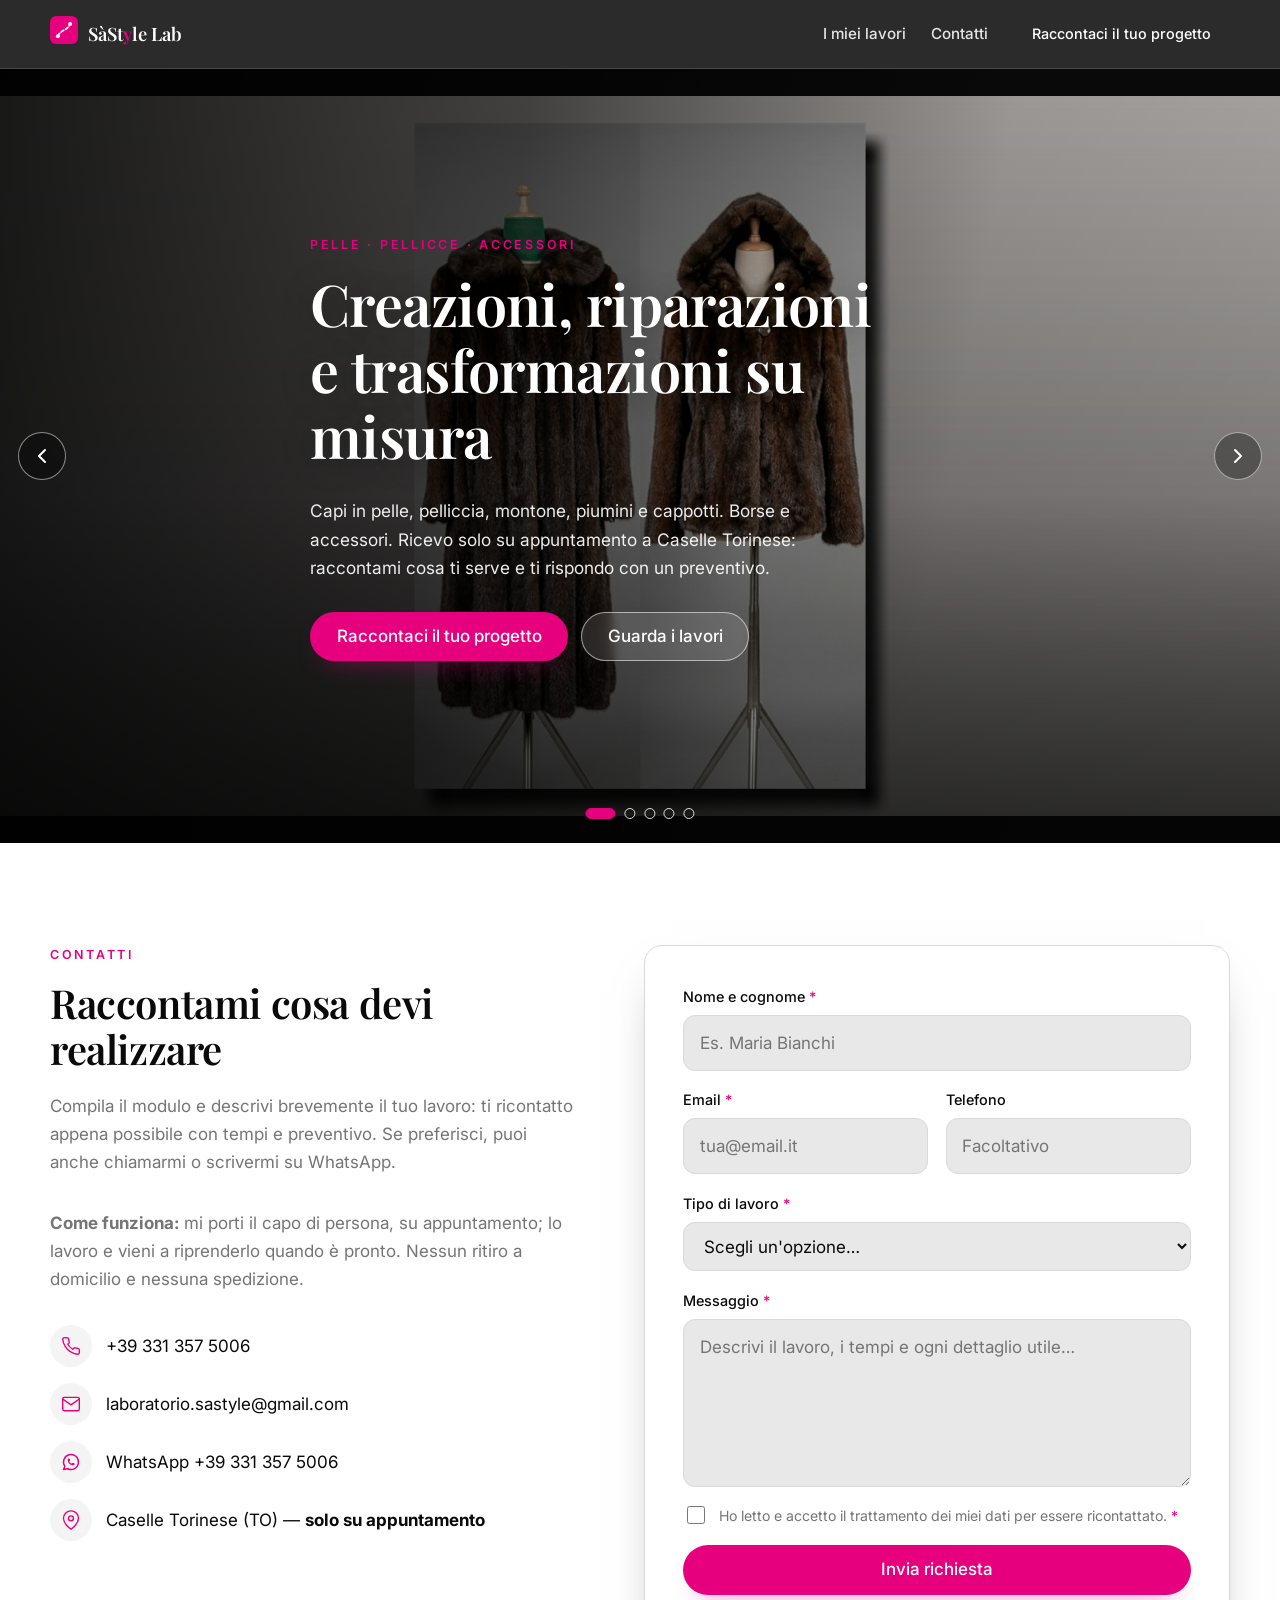
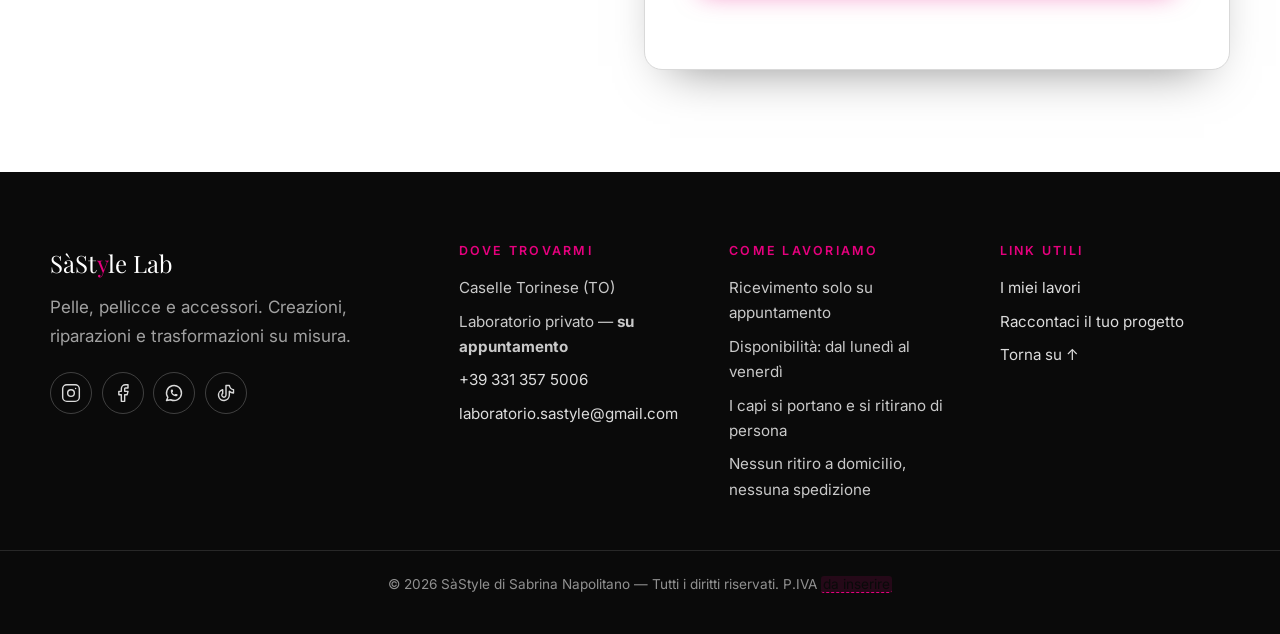
<file: index.html>
<!DOCTYPE html>
<html lang="it">
<head>
  <meta charset="UTF-8" />
  <meta name="viewport" content="width=device-width, initial-scale=1.0" />

  <!-- ============================================================
       SOSTITUISCI: titolo e descrizione che appaiono su Google
       ============================================================ -->
  <!-- Il titolo della scheda non può contenere HTML: scrivi qui il nome vero, senza tag -->
  <title>SàStyle Lab — Pelle, pellicce e accessori su misura</title>
  <meta name="description" content="SàStyle Lab a Caselle Torinese (TO): creazioni, riparazioni e trasformazioni di capi in pelle, pelliccia, montoni, piumini e cappotti, più borse e accessori. Ricevimento solo su appuntamento." />
  <meta name="theme-color" content="#E6007E" />

  <!-- Favicon (l'iconcina nella scheda del browser) -->
  <link rel="icon" href="images/favicon.png" type="image/png" />
  <link rel="apple-touch-icon" href="images/favicon.png" />

  <!-- Font eleganti da Google Fonts -->
  <link rel="preconnect" href="https://fonts.googleapis.com" />
  <link rel="preconnect" href="https://fonts.gstatic.com" crossorigin />
  <link href="https://fonts.googleapis.com/css2?family=Playfair+Display:ital,wght@0,500;0,600;0,700;1,500&family=Inter:wght@300;400;500;600&display=swap" rel="stylesheet" />

  <!-- Foglio di stile del sito -->
  <link rel="stylesheet" href="css/style.css" />
</head>

<body>

  <!-- ============================================================
       HEADER — piccola barra fissa in alto con il menù
       ============================================================ -->
  <header class="site-header" id="top">
    <div class="container header-inner">
      <a class="brand" href="#top">
        <span class="brand-mark" aria-hidden="true">
          <svg viewBox="0 0 64 64" width="28" height="28" focusable="false">
            <rect width="64" height="64" rx="14" fill="#E6007E" />
            <path d="M18 46 C 26 30, 40 34, 46 18" fill="none" stroke="#FFFFFF" stroke-width="4" stroke-linecap="round" stroke-dasharray="7 5" />
            <circle cx="46" cy="18" r="4.5" fill="#FFFFFF" />
            <circle cx="18" cy="46" r="4.5" fill="#FFFFFF" />
          </svg>
        </span>
        <span class="brand-name">SàSt<span class="brand-y">y</span>le Lab</span>
      </a>

      <nav class="site-nav" aria-label="Navigazione principale">
        <a href="#lavori">I miei lavori</a>
        <a href="#contatti">Contatti</a>
        <a class="btn btn-small" href="#contatti"><span
            class="btn-label-full">Raccontaci il tuo progetto</span><span
            class="btn-label-short">Raccontaci</span></a>
      </nav>
    </div>
  </header>

  <main>

    <!-- ============================================================
         SEZIONE 1 — HERO BANNER con carosello che scorre
         Le 5 foto sono in images/foto-1.svg ... foto-5.svg
         ============================================================ -->
    <section id="lavori" class="hero">
      <div class="hero-slider" data-slider tabindex="0" role="region"
           aria-roledescription="carosello" aria-label="Galleria dei lavori di SàStyle Lab">

        <div class="hero-track" data-track>
          <figure class="hero-slide" data-slide>
            <img src="images/foto-1.jpg" alt="Lavoro di SàStyle Lab — foto 1" />
          </figure>
          <figure class="hero-slide" data-slide>
            <img src="images/foto-2.jpg" alt="Lavoro di SàStyle Lab — foto 2" />
          </figure>
          <figure class="hero-slide" data-slide>
            <img src="images/foto-3.jpg" alt="Lavoro di SàStyle Lab — foto 3" />
          </figure>
          <figure class="hero-slide" data-slide>
            <img src="images/foto-4.jpg" alt="Lavoro di SàStyle Lab — foto 4" />
          </figure>
          <figure class="hero-slide" data-slide>
            <img src="images/foto-5.jpg" alt="Lavoro di SàStyle Lab — foto 5" />
          </figure>
        </div>

        <!-- Velo scuro per far leggere bene il testo sopra le foto -->
        <div class="hero-scrim" aria-hidden="true"></div>

        <!-- Testo sopra il carosello -->
        <div class="hero-content container">
          <p class="eyebrow">Pelle · Pellicce · Accessori</p>
          <h1>Creazioni, riparazioni<br />e trasformazioni su misura</h1>
          <p class="hero-sub">
            Capi in pelle, pelliccia, montone, piumini e cappotti. Borse e accessori.
            Ricevo solo su appuntamento a Caselle Torinese: raccontami cosa ti serve
            e ti rispondo con un preventivo.
          </p>
          <div class="hero-actions">
            <a class="btn btn-primary" href="#contatti">Raccontaci il tuo progetto</a>
            <a class="btn btn-ghost" href="#lavori">Guarda i lavori</a>
          </div>
        </div>

        <!-- Frecce per scorrere a mano -->
        <button class="hero-nav hero-prev" type="button" data-prev aria-label="Foto precedente">
          <svg viewBox="0 0 24 24" width="24" height="24" fill="none" stroke="currentColor" stroke-width="2" stroke-linecap="round" stroke-linejoin="round"><path d="M15 18l-6-6 6-6" /></svg>
        </button>
        <button class="hero-nav hero-next" type="button" data-next aria-label="Foto successiva">
          <svg viewBox="0 0 24 24" width="24" height="24" fill="none" stroke="currentColor" stroke-width="2" stroke-linecap="round" stroke-linejoin="round"><path d="M9 18l6-6-6-6" /></svg>
        </button>

        <!-- Pallini di navigazione (riempiti automaticamente dal JS) -->
        <div class="hero-dots" data-dots aria-label="Seleziona foto"></div>
      </div>
    </section>

    <!-- ============================================================
         SEZIONE 2 — CONTATTI con il modulo che invia le email
         ⚠️ Per far arrivare le email devi inserire la tua ACCESS KEY
            di Web3Forms nel campo nascosto qui sotto (vedi README.md)
         ============================================================ -->
    <section id="contatti" class="contact">
      <div class="container contact-grid">

        <div class="contact-intro" data-reveal>
          <p class="eyebrow">Contatti</p>
          <h2>Raccontami cosa devi realizzare</h2>
          <p class="lead">
            Compila il modulo e descrivi brevemente il tuo lavoro: ti ricontatto
            appena possibile con tempi e preventivo. Se preferisci, puoi anche
            chiamarmi o scrivermi su WhatsApp.
          </p>
          <p class="lead">
            <strong>Come funziona:</strong> mi porti il capo di persona, su
            appuntamento; lo lavoro e vieni a riprenderlo quando è pronto.
            Nessun ritiro a domicilio e nessuna spedizione.
          </p>

          <ul class="contact-facts">
            <li>
              <span class="fact-icon" aria-hidden="true">
                <svg viewBox="0 0 24 24" width="20" height="20" fill="none" stroke="currentColor" stroke-width="1.7" stroke-linecap="round" stroke-linejoin="round"><path d="M22 16.9v3a2 2 0 0 1-2.2 2 19.8 19.8 0 0 1-8.6-3.1 19.5 19.5 0 0 1-6-6A19.8 19.8 0 0 1 2.1 4.2 2 2 0 0 1 4.1 2h3a2 2 0 0 1 2 1.7c.1 1 .4 1.9.7 2.8a2 2 0 0 1-.4 2.1L8.1 9.9a16 16 0 0 0 6 6l1.3-1.3a2 2 0 0 1 2.1-.4c.9.3 1.8.6 2.8.7a2 2 0 0 1 1.7 2z" /></svg>
              </span>
              <a href="tel:+393313575006">+39 331 357 5006</a>
            </li>
            <li>
              <span class="fact-icon" aria-hidden="true">
                <svg viewBox="0 0 24 24" width="20" height="20" fill="none" stroke="currentColor" stroke-width="1.7" stroke-linecap="round" stroke-linejoin="round"><rect x="2" y="4" width="20" height="16" rx="2" /><path d="m22 6-10 7L2 6" /></svg>
              </span>
              <a href="mailto:laboratorio.sastyle@gmail.com">laboratorio.sastyle@gmail.com</a>
            </li>
            <!-- ▼ WhatsApp: verificare che sia lo stesso numero del telefono ▼ -->
            <li>
              <span class="fact-icon" aria-hidden="true">
                <svg viewBox="0 0 24 24" width="20" height="20" fill="none" stroke="currentColor" stroke-width="1.7" stroke-linecap="round" stroke-linejoin="round"><path d="M3 21l1.65 -3.8a9 9 0 1 1 3.4 2.9l-5.05 .9" /><path d="M9 10a.5 .5 0 0 0 1 0v-1a.5 .5 0 0 0 -1 0v1a5 5 0 0 0 5 5h1a.5 .5 0 0 0 0 -1h-1a.5 .5 0 0 0 0 1" /></svg>
              </span>
              <a href="https://wa.me/393313575006" target="_blank" rel="noopener">WhatsApp +39 331 357 5006</a>
            </li>
            <li>
              <span class="fact-icon" aria-hidden="true">
                <svg viewBox="0 0 24 24" width="20" height="20" fill="none" stroke="currentColor" stroke-width="1.7" stroke-linecap="round" stroke-linejoin="round"><path d="M21 10c0 7-9 13-9 13s-9-6-9-13a9 9 0 0 1 18 0z" /><circle cx="12" cy="10" r="3" /></svg>
              </span>
              <span>Caselle Torinese (TO) — <strong>solo su appuntamento</strong></span>
            </li>
          </ul>
        </div>

        <!-- ----------------------------------------------
             MODULO DI CONTATTO
             ---------------------------------------------- -->
        <form class="contact-form" id="contact-form" action="https://api.web3forms.com/submit" method="POST" data-reveal>

          <!-- ▼▼▼ SOSTITUISCI QUESTA RIGA CON LA TUA ACCESS KEY DI WEB3FORMS ▼▼▼ -->
          <input type="hidden" name="access_key" value="INSERISCI_QUI_LA_TUA_ACCESS_KEY" />
          <!-- ▲▲▲ (le istruzioni sono nel README.md) ▲▲▲ -->

          <!-- Impostazioni dell'email che riceverai -->
          <input type="hidden" name="subject" value="Nuova richiesta dal sito" />
          <input type="hidden" name="from_name" value="Sito SàStyle Lab" />

          <!-- Anti-spam: un campo che gli esseri umani non vedono. Lascialo qui. -->
          <input type="checkbox" name="botcheck" class="botcheck" tabindex="-1" autocomplete="off" aria-hidden="true" />

          <div class="field">
            <label for="f-nome">Nome e cognome <span class="req">*</span></label>
            <input id="f-nome" name="nome" type="text" autocomplete="name" required placeholder="Es. Maria Bianchi" />
          </div>

          <div class="field-row">
            <div class="field">
              <label for="f-email">Email <span class="req">*</span></label>
              <input id="f-email" name="email" type="email" autocomplete="email" required placeholder="tua@email.it" />
            </div>
            <div class="field">
              <label for="f-tel">Telefono</label>
              <input id="f-tel" name="telefono" type="tel" autocomplete="tel" placeholder="Facoltativo" />
            </div>
          </div>

          <div class="field">
            <label for="f-tipo">Tipo di lavoro <span class="req">*</span></label>
            <select id="f-tipo" name="tipo_di_lavoro" required>
              <option value="" selected disabled>Scegli un'opzione…</option>
              <option>Creazione su misura</option>
              <option>Riparazione</option>
              <option>Trasformazione / restyling</option>
              <option>Cappotto, piumino o montone</option>
              <option>Capo in pelle</option>
              <option>Capo in pelliccia</option>
              <option>Borse e accessori</option>
              <option>Lavori creativi</option>
              <option>Altro</option>
            </select>
          </div>

          <div class="field">
            <label for="f-messaggio">Messaggio <span class="req">*</span></label>
            <textarea id="f-messaggio" name="messaggio" rows="5" required placeholder="Descrivi il lavoro, i tempi e ogni dettaglio utile…"></textarea>
          </div>

          <label class="check">
            <input type="checkbox" name="privacy" value="acconsentito" required />
            <span>Ho letto e accetto il trattamento dei miei dati per essere ricontattato. <span class="req">*</span></span>
          </label>

          <button class="btn btn-primary btn-block" type="submit">Invia richiesta</button>

          <!-- Qui compaiono i messaggi di conferma o errore -->
          <p class="form-status" role="status" aria-live="polite"></p>
        </form>

      </div>
    </section>

  </main>

  <!-- ============================================================
       SEZIONE 3 — FOOTER con le informazioni e i social
       ============================================================ -->
  <footer class="site-footer" id="info">
    <div class="container footer-grid">

      <div class="footer-brand">
        <p class="footer-logo">SàSt<span class="footer-y">y</span>le Lab</p>
        <p class="footer-tag">Pelle, pellicce e accessori. Creazioni, riparazioni e trasformazioni su misura.</p>

        <ul class="socials" aria-label="Profili social">
          <li>
            <a href="https://instagram.com/sastyle_lab" target="_blank" rel="noopener" aria-label="Instagram">
              <svg viewBox="0 0 24 24" width="20" height="20" fill="none" stroke="currentColor" stroke-width="1.7" stroke-linecap="round" stroke-linejoin="round"><rect x="2" y="2" width="20" height="20" rx="5" /><circle cx="12" cy="12" r="4" /><path d="M17.5 6.5h.01" /></svg>
            </a>
          </li>
          <li>
            <!-- ▼ MANCA IL LINK ESATTO DELLA PAGINA FACEBOOK: va chiesto alla cliente ▼ -->
            <a href="https://facebook.com/" target="_blank" rel="noopener" aria-label="Facebook">
              <svg viewBox="0 0 24 24" width="20" height="20" fill="none" stroke="currentColor" stroke-width="1.7" stroke-linecap="round" stroke-linejoin="round"><path d="M18 2h-3a5 5 0 0 0-5 5v3H7v4h3v8h4v-8h3l1-4h-4V7a1 1 0 0 1 1-1h3z" /></svg>
            </a>
          </li>
          <li>
            <a href="https://wa.me/393313575006" target="_blank" rel="noopener" aria-label="WhatsApp">
              <svg viewBox="0 0 24 24" width="20" height="20" fill="none" stroke="currentColor" stroke-width="1.7" stroke-linecap="round" stroke-linejoin="round"><path d="M3 21l1.65 -3.8a9 9 0 1 1 3.4 2.9l-5.05 .9" /><path d="M9 10a.5 .5 0 0 0 1 0v-1a.5 .5 0 0 0 -1 0v1a5 5 0 0 0 5 5h1a.5 .5 0 0 0 0 -1h-1a.5 .5 0 0 0 0 1" /></svg>
            </a>
          </li>
          <li>
            <a href="https://tiktok.com/@sastylelab" target="_blank" rel="noopener" aria-label="TikTok">
              <svg viewBox="0 0 24 24" width="20" height="20" fill="none" stroke="currentColor" stroke-width="1.7" stroke-linecap="round" stroke-linejoin="round"><path d="M21 7.917v4.034a9.948 9.948 0 0 1 -5 -1.951v4.5a6.5 6.5 0 1 1 -8 -6.326v4.326a2.5 2.5 0 1 0 4 2v-11.5h4.083a6.005 6.005 0 0 0 4.917 4.951" /></svg>
            </a>
          </li>
        </ul>
      </div>

      <div class="footer-col">
        <h3>Dove trovarmi</h3>
        <ul class="footer-list">
          <li>Caselle Torinese (TO)</li>
          <li>Laboratorio privato — <strong>su appuntamento</strong></li>
          <li><a href="tel:+393313575006">+39 331 357 5006</a></li>
          <li><a href="mailto:laboratorio.sastyle@gmail.com">laboratorio.sastyle@gmail.com</a></li>
        </ul>
      </div>

      <div class="footer-col">
        <h3>Come lavoriamo</h3>
        <ul class="footer-list">
          <li>Ricevimento solo su appuntamento</li>
          <li>Disponibilità: dal lunedì al venerdì</li>
          <li>I capi si portano e si ritirano di persona</li>
          <li>Nessun ritiro a domicilio, nessuna spedizione</li>
        </ul>
      </div>

      <div class="footer-col">
        <h3>Link utili</h3>
        <ul class="footer-list">
          <li><a href="#lavori">I miei lavori</a></li>
          <li><a href="#contatti">Raccontaci il tuo progetto</a></li>
          <li><a href="#top">Torna su ↑</a></li>
        </ul>
      </div>

    </div>

    <div class="footer-bottom">
      <p>&copy; <span id="year">2026</span> SàStyle di Sabrina Napolitano — Tutti i diritti riservati. P.IVA <span class="ph">da inserire</span></p>
    </div>
  </footer>

  <script src="js/main.js"></script>
</body>
</html>
</file>
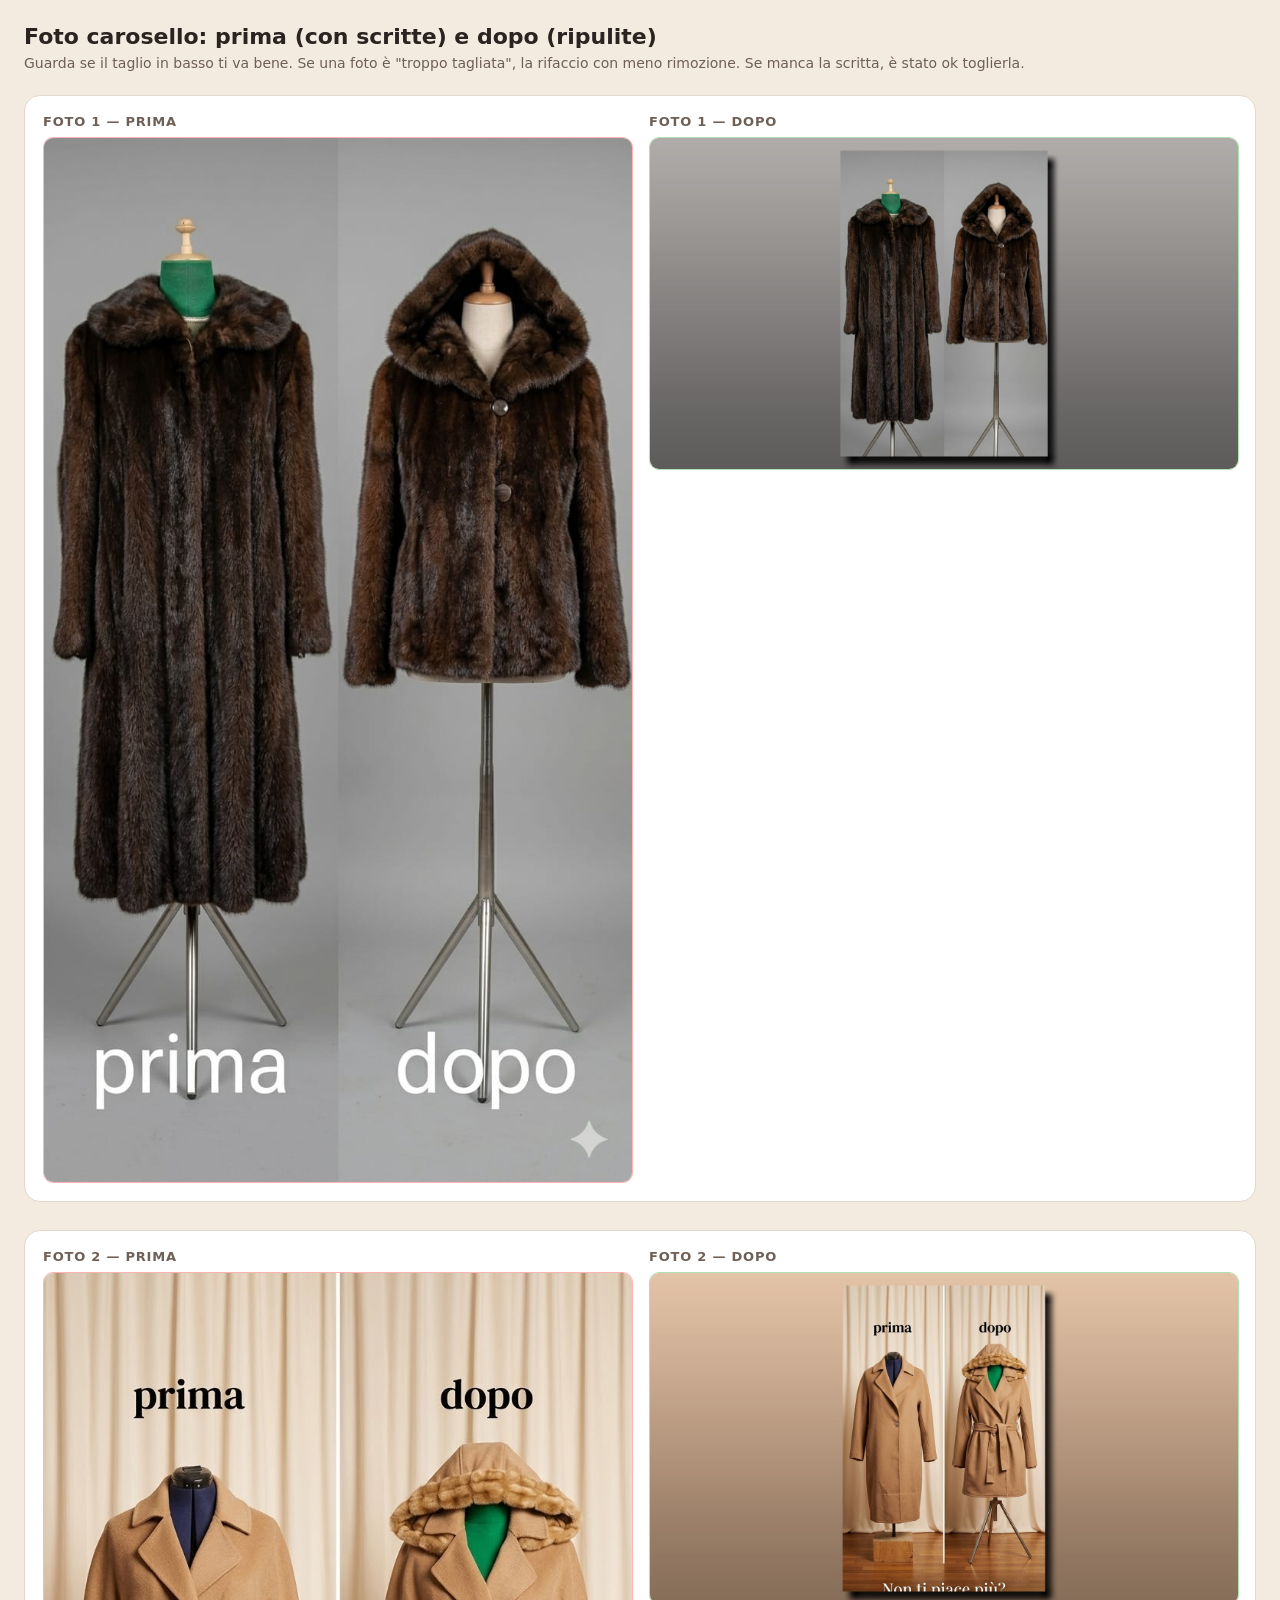
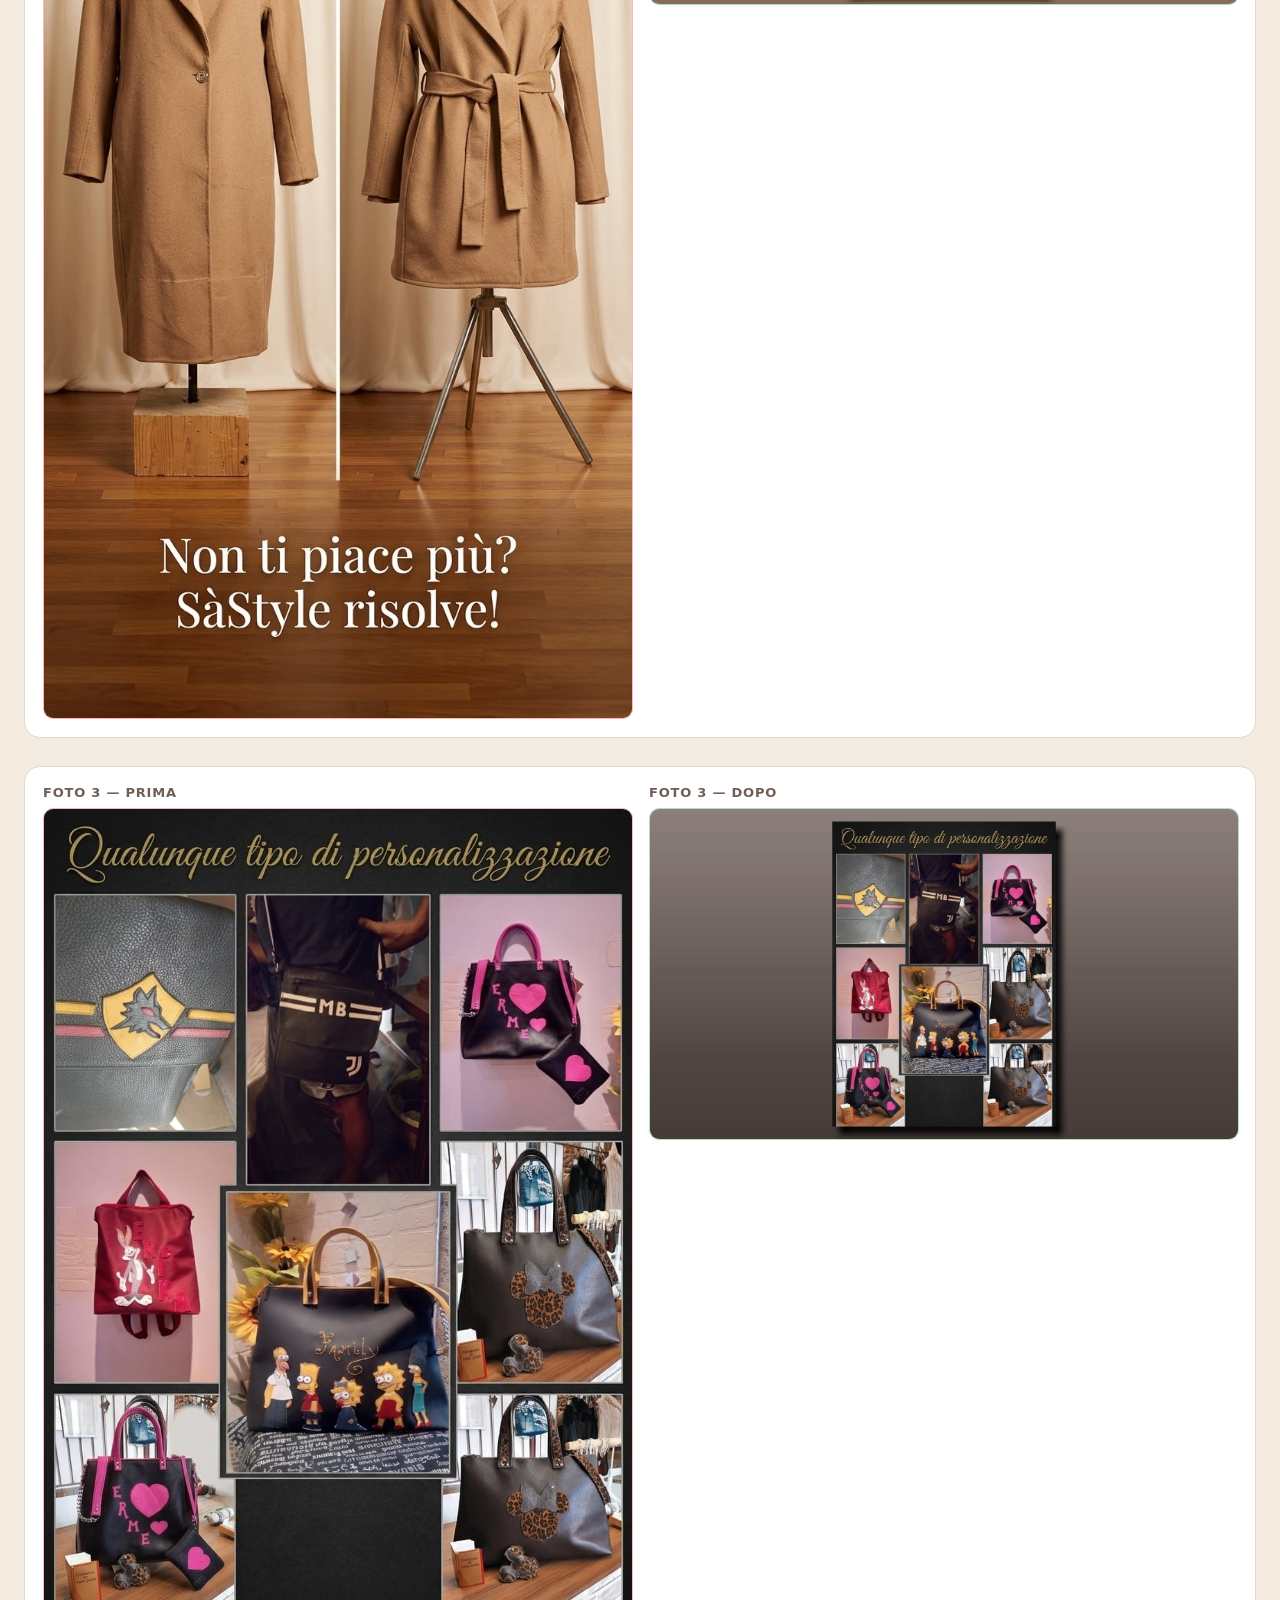
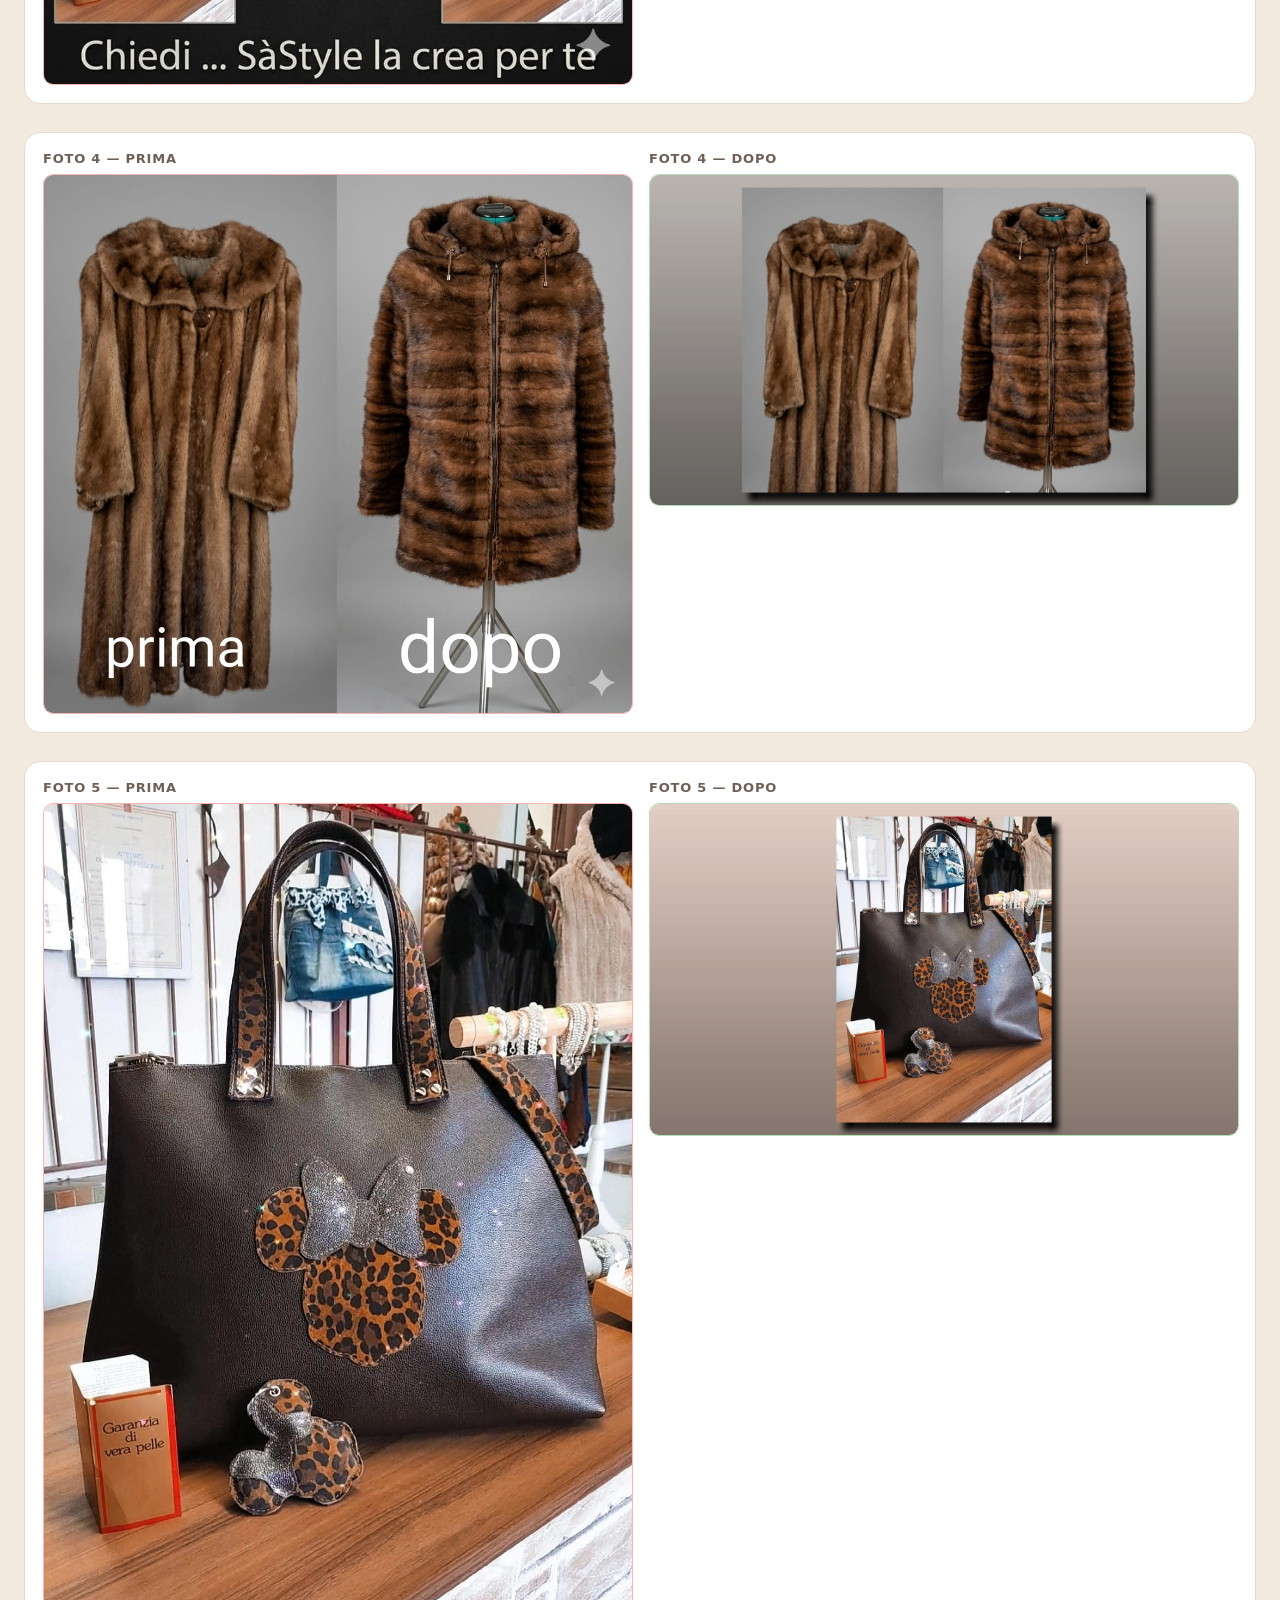
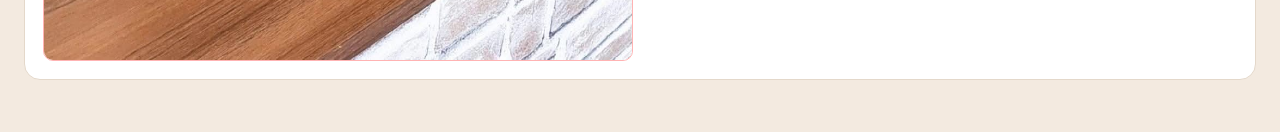
<file: foto-confronto.html>
<!DOCTYPE html>
<html lang="it">
<head>
<meta charset="utf-8">
<meta name="viewport" content="width=device-width, initial-scale=1">
<title>Foto carosello — prima e dopo</title>
<style>
  body{ margin:0; padding:24px; background:#F3EAE0; font-family:'Segoe UI', system-ui, sans-serif; color:#2A2320; }
  h1{ font-size:22px; margin:0 0 6px; }
  p.note{ margin:0 0 24px; color:#6E5F57; font-size:14px; }
  .pair{ display:flex; flex-wrap:wrap; gap:18px; margin-bottom:28px; background:#fff; border:1px solid #E4D8CA; border-radius:16px; padding:18px; align-items:flex-start; }
  .shot{ flex:1 1 300px; min-width:280px; }
  .shot h2{ font-size:13px; text-transform:uppercase; letter-spacing:.06em; color:#6E5F57; margin:0 0 8px; }
  .shot img{ width:100%; display:block; border-radius:10px; background:#eee; }
  .padre{ border:1px solid #ffb3b3; }
  .figlio{ border:1px solid #b3e0b3; }
</style>
</head>
<body>
<h1>Foto carosello: prima (con scritte) e dopo (ripulite)</h1>
<p class="note">Guarda se il taglio in basso ti va bene. Se una foto è "troppo tagliata", la rifaccio con meno rimozione. Se manca la scritta, è stato ok toglierla.</p>

<div class="pair">
  <div class="shot"><h2>Foto 1 — prima</h2><img class="padre" src="images/WhatsApp Image 2026-10-12 at 17.14.0.jpeg" alt="prima"></div>
  <div class="shot"><h2>Foto 1 — dopo</h2><img class="figlio" src="images/foto-1.jpg" alt="dopo"></div>
</div>

<div class="pair">
  <div class="shot"><h2>Foto 2 — prima</h2><img class="padre" src="images/WhatsApp Image 2026-10-12 at 17.14.03.jpeg" alt="prima"></div>
  <div class="shot"><h2>Foto 2 — dopo</h2><img class="figlio" src="images/foto-2.jpg" alt="dopo"></div>
</div>

<div class="pair">
  <div class="shot"><h2>Foto 3 — prima</h2><img class="padre" src="images/WhatsApp Image 2026-10-12 at 17.14.04.jpeg" alt="prima"></div>
  <div class="shot"><h2>Foto 3 — dopo</h2><img class="figlio" src="images/foto-3.jpg" alt="dopo"></div>
</div>

<div class="pair">
  <div class="shot"><h2>Foto 4 — prima</h2><img class="padre" src="images/WhatsApp Image 2026-10-12 at 17.14.05.jpeg" alt="prima"></div>
  <div class="shot"><h2>Foto 4 — dopo</h2><img class="figlio" src="images/foto-4.jpg" alt="dopo"></div>
</div>

<div class="pair">
  <div class="shot"><h2>Foto 5 — prima</h2><img class="padre" src="images/WhatsApp Image 2026-10-12 at 17.15.40.jpeg" alt="prima"></div>
  <div class="shot"><h2>Foto 5 — dopo</h2><img class="figlio" src="images/foto-5.jpg" alt="dopo"></div>
</div>
</body>
</html>
</file>
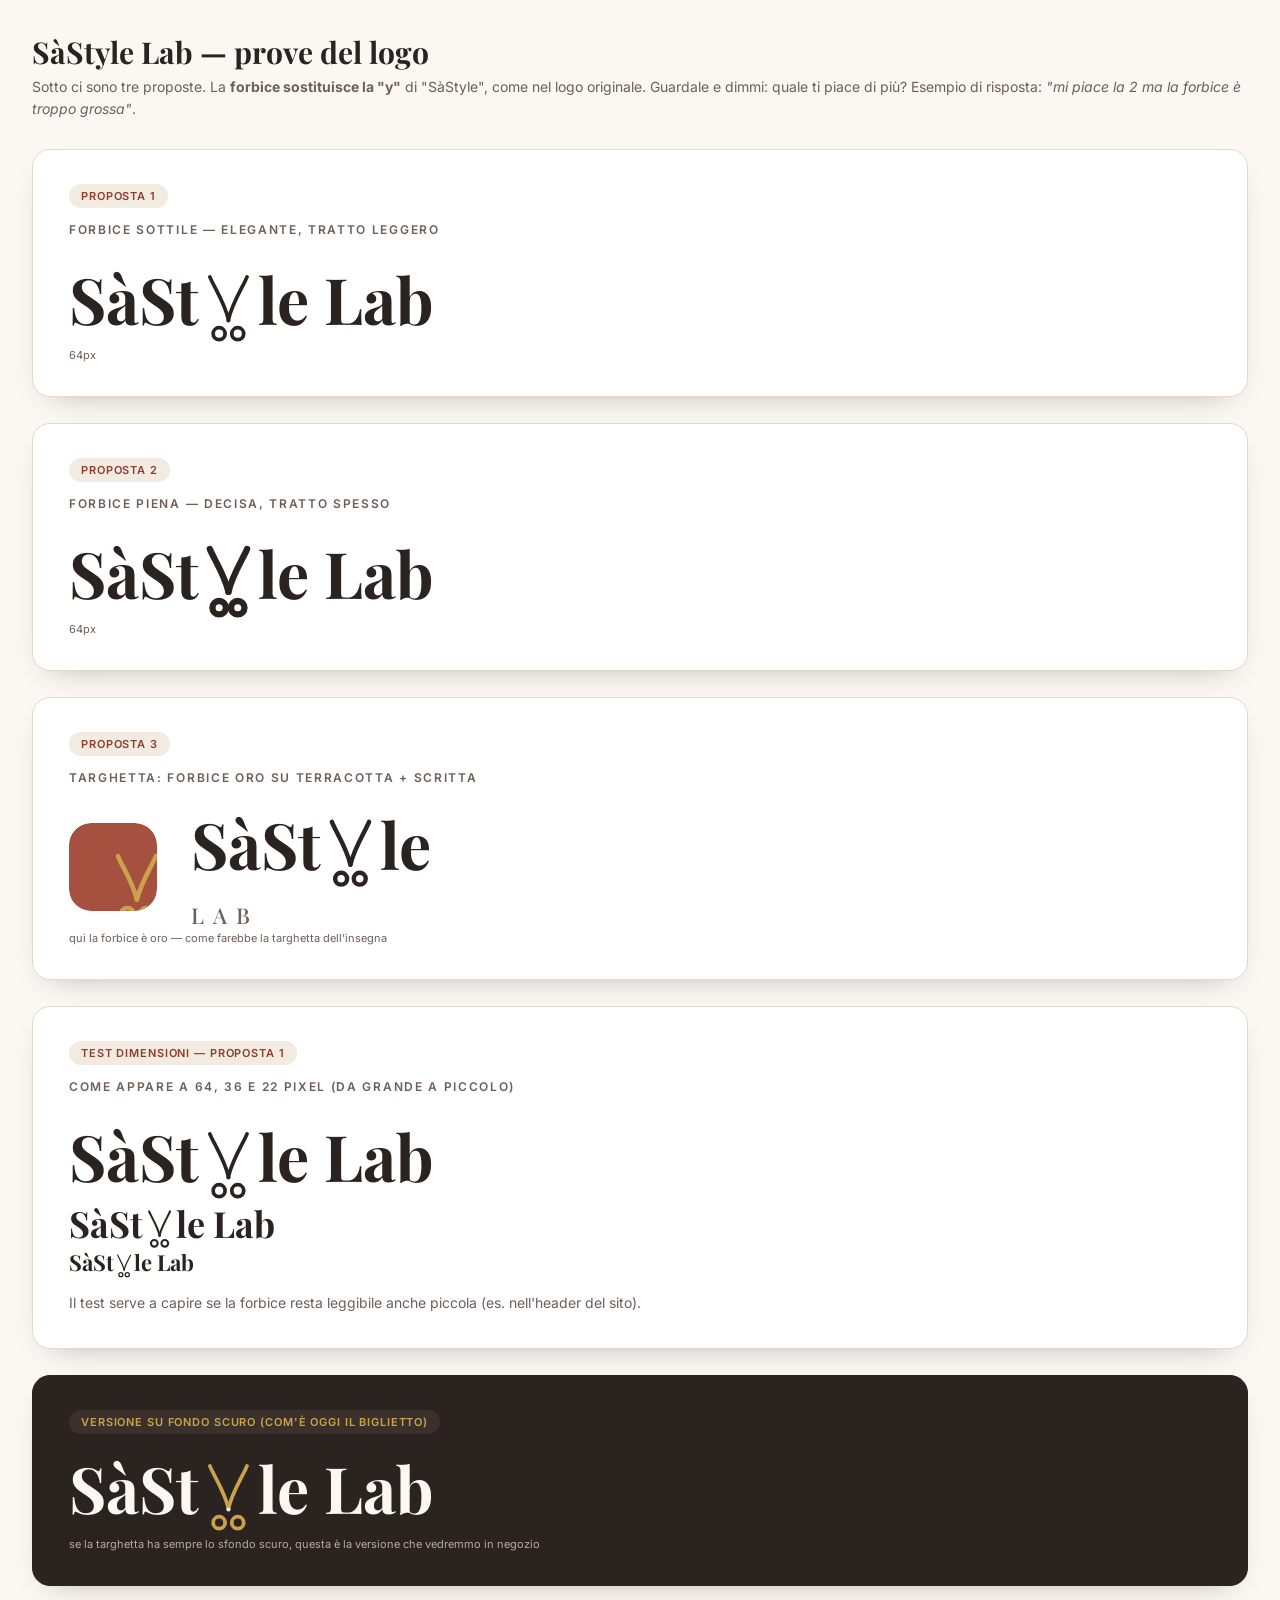
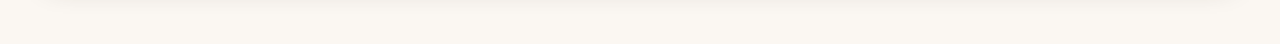
<file: logo-prova.html>
<!DOCTYPE html>
<html lang="it">
<head>
<meta charset="utf-8">
<meta name="viewport" content="width=device-width, initial-scale=1">
<title>Prove logo — SàStyle Lab</title>
<link rel="preconnect" href="https://fonts.googleapis.com">
<link rel="preconnect" href="https://fonts.gstatic.com" crossorigin>
<link href="https://fonts.googleapis.com/css2?family=Playfair+Display:ital,wght@0,500;0,700;1,600&family=Inter:wght@400;600&display=swap" rel="stylesheet">
<style>
  :root{
    --ink:#2A2320; --gold:#C9A24B; --terra:#A6503F; --cream:#FBF7F2;
    --line:#E4D8CA; --muted:#6E5F57;
  }
  *{box-sizing:border-box}
  body{
    margin:0; padding:32px; background:var(--cream); color:var(--ink);
    font-family:'Inter', system-ui, sans-serif;
  }
  h1{font-family:'Playfair Display', Georgia, serif; font-size:30px; margin:0 0 4px}
  .intro{color:var(--muted); font-size:14px; margin:0 0 28px; line-height:1.6}
  .card{
    background:#fff; border:1px solid var(--line); border-radius:18px;
    padding:34px 36px; margin:0 0 26px;
    box-shadow:0 12px 30px -20px rgba(42,35,32,.45);
  }
  .card h2{
    font-size:12px; letter-spacing:.14em; text-transform:uppercase;
    color:var(--muted); margin:0 0 22px; font-weight:600;
  }
  .logo-line{font-family:'Playfair Display', Georgia, serif; font-weight:700; line-height:1.25; white-space:nowrap}
  .size-64{font-size:64px}
  .size-36{font-size:36px}
  .size-22{font-size:22px}
  .dim{display:block; font-size:11px; color:var(--muted); margin-top:4px; font-family:'Inter',sans-serif}
  .scissors{display:inline-block; width:.92em; height:1.28em; vertical-align:-.30em}
  .scissors use{stroke:#2A2320}
  .row{display:flex; gap:34px; flex-wrap:wrap; align-items:center}
  .mark{width:56px; height:56px; border-radius:14px}
  .mark use{stroke:#C9A24B}
  .mark-big{width:88px; height:88px; border-radius:22px}
  .mark-big use{stroke:#C9A24B}
  .dark .scissors use{stroke:#C9A24B}
  .two-lines{line-height:1.05}
  .two-lines .sub{display:block; font-size:.34em; font-weight:500; letter-spacing:.42em; text-transform:uppercase; color:var(--muted); margin-top:.7em}
  .tag{display:inline-block; font-size:11px; font-weight:600; letter-spacing:.08em; text-transform:uppercase;
       background:#F3EAE0; border-radius:999px; padding:5px 12px; margin-bottom:14px; color:#8A3F31}
</style>
</head>
<body>

<svg width="0" height="0" style="position:absolute" aria-hidden="true">
  <defs>
    <!-- FORBICE sottile (tratto leggero) -->
    <symbol id="forbice-sottile" viewBox="0 0 30 44">
      <g fill="none" stroke-width="2" stroke-linecap="round" stroke-linejoin="round">
        <path d="M15 31 C 13 22, 7 13, 5 8"/>
        <path d="M15 31 C 17 22, 23 13, 25 8"/>
        <circle cx="10" cy="38.5" r="3.2"/>
        <circle cx="20" cy="38.5" r="3.2"/>
        <circle cx="15" cy="31.4" r="1.1" fill="currentColor" stroke="none"/>
      </g>
    </symbol>
    <!-- FORBICE piena (tratto spesso, anelli pieni) -->
    <symbol id="forbice-piena" viewBox="0 0 30 44">
      <g fill="none" stroke-width="3.4" stroke-linecap="round" stroke-linejoin="round">
        <path d="M15 30 C 13 21, 7 12, 5 7"/>
        <path d="M15 30 C 17 21, 23 12, 25 7"/>
        <circle cx="10" cy="38.5" r="3.6"/>
        <circle cx="20" cy="38.5" r="3.6"/>
      </g>
    </symbol>
    <!-- FORBICE oro (per la targhetta) -->
    <symbol id="forbice-oro" viewBox="0 0 30 44">
      <g fill="none" stroke-width="2.4" stroke-linecap="round" stroke-linejoin="round">
        <path d="M15 31 C 13 22, 7 13, 5 8"/>
        <path d="M15 31 C 17 22, 23 13, 25 8"/>
        <circle cx="10" cy="38.5" r="3.2"/>
        <circle cx="20" cy="38.5" r="3.2"/>
      </g>
    </symbol>
  </defs>
</svg>

<h1>SàStyle Lab — prove del logo</h1>
<p class="intro">
  Sotto ci sono tre proposte. La <b>forbice sostituisce la "y"</b> di "SàStyle",
  come nel logo originale. Guardale e dimmi: quale ti piace di più?
  Esempio di risposta: <i>"mi piace la 2 ma la forbice è troppo grossa"</i>.
</p>

<div class="card">
  <span class="tag">Proposta 1</span>
  <h2>Forbice sottile — elegante, tratto leggero</h2>
  <div class="logo-line size-64">SàSt<svg class="scissors"><use href="#forbice-sottile"/></svg>le Lab</div>
  <span class="dim">64px</span>
</div>

<div class="card">
  <span class="tag">Proposta 2</span>
  <h2>Forbice piena — decisa, tratto spesso</h2>
  <div class="logo-line size-64">SàSt<svg class="scissors"><use href="#forbice-piena"/></svg>le Lab</div>
  <span class="dim">64px</span>
</div>

<div class="card">
  <span class="tag">Proposta 3</span>
  <h2>Targhetta: forbice oro su terracotta + scritta</h2>
  <div class="row">
    <svg class="mark-big" viewBox="0 0 64 64">
      <rect width="64" height="64" rx="16" fill="#A6503F"/>
      <use href="#forbice-oro" transform="translate(19 13) scale(.95)"/>
    </svg>
    <div class="logo-line size-64 two-lines">
      SàSt<svg class="scissors"><use href="#forbice-oro"/></svg>le
      <span class="sub">Lab</span>
    </div>
  </div>
  <span class="dim">qui la forbice è oro — come farebbe la targhetta dell'insegna</span>
</div>

<div class="card">
  <span class="tag">Test dimensioni — Proposta 1</span>
  <h2>Come appare a 64, 36 e 22 pixel (da grande a piccolo)</h2>
  <div class="logo-line size-64">SàSt<svg class="scissors"><use href="#forbice-sottile"/></svg>le Lab</div>
  <div class="logo-line size-36">SàSt<svg class="scissors"><use href="#forbice-sottile"/></svg>le Lab</div>
  <div class="logo-line size-22">SàSt<svg class="scissors"><use href="#forbice-sottile"/></svg>le Lab</div>
  <p class="intro" style="margin:14px 0 0">Il test serve a capire se la forbice resta leggibile anche piccola (es. nell'header del sito).</p>
</div>

<div class="card dark" style="background:#2A2320; border-color:#2A2320">
  <span class="tag" style="background:#3a312c; color:#C9A24B">Versione su fondo scuro (com'è oggi il biglietto)</span>
  <div class="logo-line size-64" style="color:#FBF7F2">SàSt<svg class="scissors"><use href="#forbice-sottile"/></svg>le Lab</div>
  <span class="dim" style="color:#B8ABA1">se la targhetta ha sempre lo sfondo scuro, questa è la versione che vedremmo in negozio</span>
</div>

</body>
</html>
</file>
<file: css/style.css>
/* ==========================================================================
   ATELIER — Foglio di stile
   Struttura:
   1. Variabili (colori, font, spazi)
   2. Reset e basi
   3. Elementi comuni (container, pulsanti, segnaposto)
   4. Header
   5. Hero + carosello
   6. Sezione contatti + modulo
   7. Footer
   8. Animazioni al scroll
   9. Responsive
   Cambiare i colori? Ti basta modificare le variabili del punto 1.
   ========================================================================== */

/* ------------------------------------------------------------------
   1. VARIABILI
   ------------------------------------------------------------------ */
/* PROVA COLORI 12/10/2026 — palette dal biglietto da visita: bianco·nero·grigio·fucsia.
   (Vecchia palette se serve tornare indietro: cream #FBF7F2 · sand #F3EAE0 ·
   sand-2 #E9DBCB · terracotta #A6503F · dark #8A3F31 · gold #C9A24B · ink #2A2320 ·
   muted #6E5F57 · line #E4D8CA) */
:root {
  --cream: #FFFFFF;      /* bianco */
  --sand: #F4F4F4;       /* grigio chiaro */
  --terracotta: #E6007E; /* fucsia (colore principale) */
  --terracotta-dark: #C2006B; /* fucsia scuro (hover) */
  --gold: var(--terracotta);  /* fucsia (accenti: stessa tinta del principale) */
  --accent-rgb: 230, 0, 126;  /* fucsia in forma "R, G, B" per le trasparenze */
  --ink: #0A0A0A;        /* nero */
  --muted: #757575;      /* grigio medio */
  --line: #D9D9D9;       /* grigio (bordi) */
  --field: #E8E8E8;      /* grigio dei campi del modulo */
  --white: #ffffff;

  --radius: 18px;
  --radius-sm: 12px;
  --shadow: 0 22px 48px -26px rgba(0, 0, 0, 0.5);

  --maxw: 1180px;

  --font-head: 'Playfair Display', Georgia, 'Times New Roman', serif;
  --font-body: 'Inter', system-ui, -apple-system, 'Segoe UI', Roboto, Arial, sans-serif;
}

/* ------------------------------------------------------------------
   2. RESET E BASI
   ------------------------------------------------------------------ */
*,
*::before,
*::after { box-sizing: border-box; }

html {
  scroll-behavior: smooth;
  scroll-padding-top: 84px; /* lascia spazio all'header fisso */
  -webkit-text-size-adjust: 100%;
}

body {
  margin: 0;
  font-family: var(--font-body);
  font-size: 17px;
  line-height: 1.65;
  color: var(--ink);
  background: var(--cream);
  -webkit-font-smoothing: antialiased;
}

img { max-width: 100%; display: block; }

h1, h2, h3 {
  font-family: var(--font-head);
  font-weight: 600;
  line-height: 1.15;
  margin: 0 0 0.5em;
  letter-spacing: -0.01em;
}

h1 { font-size: clamp(2.1rem, 5vw, 3.6rem); }
h2 { font-size: clamp(1.7rem, 3.4vw, 2.5rem); }
h3 { font-size: 1.05rem; letter-spacing: 0.02em; }

p { margin: 0 0 1rem; }

a { color: var(--terracotta); text-decoration: none; }
a:hover { color: var(--terracotta-dark); }

ul { margin: 0; padding: 0; list-style: none; }

:focus-visible {
  outline: 3px solid var(--gold);
  outline-offset: 3px;
  border-radius: 4px;
}

/* ------------------------------------------------------------------
   3. ELEMENTI COMUNI
   ------------------------------------------------------------------ */
.container {
  width: min(100% - 2.5rem, var(--maxw));
  margin-inline: auto;
}

.eyebrow {
  font-size: 0.78rem;
  font-weight: 600;
  letter-spacing: 0.22em;
  text-transform: uppercase;
  color: var(--terracotta);
  margin: 0 0 0.9rem;
}

.lead { color: var(--muted); max-width: 52ch; }

/* I segnaposto da sostituire sono evidenziati in giallo:
   quando hai finito di personalizzare il sito, non ne deve restare nessuno. */
.ph {
  background: rgba(var(--accent-rgb), 0.12);  /* fucsia chiaro */
  border-bottom: 1px dashed var(--gold);
  padding: 0 2px;
  border-radius: 3px;
}

.btn {
  display: inline-flex;
  align-items: center;
  justify-content: center;
  gap: 0.5rem;
  font: inherit;
  font-weight: 500;
  line-height: 1;
  padding: 0.95rem 1.6rem;
  border-radius: 999px;
  border: 1.5px solid transparent;
  cursor: pointer;
  transition: transform 0.18s ease, background-color 0.18s ease, color 0.18s ease, border-color 0.18s ease, box-shadow 0.18s ease;
}

.btn:hover { transform: translateY(-2px); }

.btn-primary {
  background: var(--terracotta);
  color: var(--white);
  box-shadow: 0 14px 26px -16px rgba(var(--accent-rgb), 0.55);
}
.btn-primary:hover { background: var(--terracotta-dark); color: var(--white); }

.btn-ghost {
  background: rgba(255, 255, 255, 0.12);
  color: var(--white);
  border-color: rgba(255, 255, 255, 0.55);
  backdrop-filter: blur(4px);
}
.btn-ghost:hover { background: rgba(255, 255, 255, 0.95); color: var(--ink); }

.btn-small { padding: 0.6rem 1.1rem; font-size: 0.9rem; }

/* Nel pulsante dell'header la scritta è doppia: la versione intera
   ("Raccontaci il tuo progetto") compare sugli schermi larghi, sui telefoni
   si usa quella corta ("Raccontaci") per non mandarla a capo. */
.btn-label-short { display: none; }
.btn-block { width: 100%; }

.btn:disabled { opacity: 0.6; cursor: progress; transform: none; }

/* ------------------------------------------------------------------
   4. HEADER
   ------------------------------------------------------------------ */
.site-header {
  position: sticky;
  top: 0;
  z-index: 60;
  background: rgba(26, 26, 26, 0.92);  /* grigio scuro, scala del nero (prova colori) */
  backdrop-filter: blur(10px);
  border-bottom: 1px solid rgba(255, 255, 255, 0.14);
}

.header-inner {
  display: flex;
  align-items: center;
  justify-content: space-between;
  gap: 1rem;
  min-height: 68px;
}

.brand {
  display: inline-flex;
  align-items: center;
  gap: 0.6rem;
  color: var(--white);
  font-weight: 600;
}
.brand:hover { color: var(--white); }

.brand-name {
  font-family: var(--font-head);
  font-size: 1.15rem;
  letter-spacing: 0.01em;
}
.brand-name .brand-y { color: var(--terracotta); }  /* y fucsia ovunque */

.site-nav {
  display: flex;
  align-items: center;
  gap: 1.6rem;
  font-size: 0.95rem;
}
.site-nav a { color: rgba(255, 255, 255, 0.88); font-weight: 500; }
.site-nav a:hover { color: var(--terracotta); }
.site-nav .btn { color: var(--white); }
.site-nav .btn:hover { color: var(--white); }

/* ------------------------------------------------------------------
   5. HERO + CAROSELLO
   ------------------------------------------------------------------ */
.hero { position: relative; }

.hero-slider {
  position: relative;
  min-height: clamp(540px, 86vh, 860px);
  overflow: hidden;
  background: var(--ink);
}

.hero-track { position: absolute; inset: 0; }

.hero-slide {
  position: absolute;
  inset: 0;
  margin: 0;
  opacity: 0;
  visibility: hidden;
  transform: translateX(6%);
  transition: opacity 0.9s ease, transform 0.9s ease, visibility 0.9s;
}
.hero-slide.is-active {
  opacity: 1;
  visibility: visible;
  transform: translateX(0);
  z-index: 1;
}

.hero-slide img {
  width: 100%;
  height: 100%;
  object-fit: contain;       /* mostra la foto INTERA, senza tagliarla */
  object-position: center;
  margin: 0 auto;
}
/* Velo scuro sfumato per la leggibilità del testo */
.hero-scrim {
  position: absolute;
  inset: 0;
  z-index: 2;
  background:
    linear-gradient(100deg, rgba(0, 0, 0, 0.86) 0%, rgba(0, 0, 0, 0.62) 38%, rgba(0, 0, 0, 0.12) 72%, rgba(0, 0, 0, 0.05) 100%),
    linear-gradient(0deg, rgba(0, 0, 0, 0.55) 0%, rgba(0, 0, 0, 0) 45%);
  pointer-events: none;
}

.hero-content {
  position: relative;
  z-index: 3;
  min-height: clamp(540px, 86vh, 860px);
  display: flex;
  flex-direction: column;
  justify-content: center;
  padding-block: 5rem 6rem;
  color: var(--white);
  max-width: 660px;
}
.hero-content .container { width: 100%; }

.hero-content h1 {
  color: var(--white);
  text-shadow: 0 2px 30px rgba(0, 0, 0, 0.35);
}

.hero-content .eyebrow { color: var(--terracotta); }

.hero-sub {
  font-size: 1.08rem;
  color: rgba(255, 255, 255, 0.92);
  max-width: 46ch;
  margin-bottom: 1.8rem;
}

.hero-actions { display: flex; flex-wrap: wrap; gap: 0.8rem; }

/* Frecce */
.hero-nav {
  position: absolute;
  top: 50%;
  transform: translateY(-50%);
  z-index: 4;
  width: 48px;
  height: 48px;
  display: grid;
  place-items: center;
  border-radius: 50%;
  border: 1.5px solid rgba(255, 255, 255, 0.5);
  background: rgba(0, 0, 0, 0.32);
  color: var(--white);
  cursor: pointer;
  transition: background-color 0.18s ease, color 0.18s ease, border-color 0.18s ease;
}
.hero-nav:hover { background: var(--white); color: var(--ink); border-color: var(--white); }
.hero-prev { left: 1.1rem; }
.hero-next { right: 1.1rem; }

/* Pallini */
.hero-dots {
  position: absolute;
  left: 50%;
  bottom: 1.5rem;
  transform: translateX(-50%);
  z-index: 4;
  display: flex;
  gap: 0.55rem;
}
.hero-dot {
  width: 11px;
  height: 11px;
  padding: 0;
  border-radius: 50%;
  border: 1.5px solid rgba(255, 255, 255, 0.85);
  background: transparent;
  cursor: pointer;
  transition: background-color 0.2s ease, transform 0.2s ease, width 0.2s ease;
}
.hero-dot.is-active {
  background: var(--gold);
  border-color: var(--gold);
  width: 30px;
  border-radius: 999px;
}

/* ------------------------------------------------------------------
   6. CONTATTI + MODULO
   ------------------------------------------------------------------ */
.contact { padding: clamp(3.5rem, 8vw, 6.5rem) 0; }

.contact-grid {
  display: grid;
  grid-template-columns: 0.95fr 1.05fr;
  gap: clamp(2rem, 5vw, 4.5rem);
  align-items: start;
}

.contact-intro .lead { margin-bottom: 2rem; }

/* Effetto "si accende": quando si arriva qui dai link "Contatti",
   la zona con telefono/email/WhatsApp emette un breve lampo fucsia.
   (Il padding è compensato dal margine negativo, così la lista resta
   allineata al resto della colonna, ma il lampo ha spazio per respirare.) */
.contact-facts {
  display: grid;
  gap: 1rem;
  padding: 0.8rem 0.9rem;
  margin: -0.8rem -0.9rem;
  border-radius: 16px;
}
.contact-facts li {
  display: flex;
  align-items: center;
  gap: 0.85rem;
  color: var(--ink);
}
.contact-facts a { color: var(--ink); }
.contact-facts a:hover { color: var(--terracotta); }

.contact-facts.is-lit { animation: contattiLampo 2s ease; }

@keyframes contattiLampo {
  0% {
    background-color: rgba(var(--accent-rgb), 0.18);
    box-shadow: 0 0 0 8px rgba(var(--accent-rgb), 0.14), 0 0 34px 8px rgba(var(--accent-rgb), 0.38);
  }
  55% {
    background-color: rgba(var(--accent-rgb), 0.09);
    box-shadow: 0 0 0 5px rgba(var(--accent-rgb), 0.09), 0 0 20px 4px rgba(var(--accent-rgb), 0.22);
  }
  100% {
    background-color: rgba(var(--accent-rgb), 0);
    box-shadow: 0 0 0 0 rgba(var(--accent-rgb), 0), 0 0 0 0 rgba(var(--accent-rgb), 0);
  }
}

/* Stesso effetto, ma sul MODULO: cliccando "Raccontaci il tuo progetto" (header, hero
   o footer) si illumina il riquadro da compilare. L'alone è disegnato da un
   elemento "fantasma" (::after) così non tocco l'ombra del modulo. */
.contact-form::after {
  content: "";
  position: absolute;
  inset: 0;
  border-radius: inherit;
  pointer-events: none;   /* non blocca i click sui campi del modulo */
  opacity: 0;
  box-shadow: 0 0 0 6px rgba(var(--accent-rgb), 0.38), 0 0 46px 12px rgba(var(--accent-rgb), 0.45);
}
.contact-form.is-lit::after { animation: contattiLampoForm 2s ease; }

@keyframes contattiLampoForm {
  0%   { opacity: 1; }
  55%  { opacity: 0.55; }
  100% { opacity: 0; }
}

.fact-icon {
  flex: 0 0 auto;
  width: 42px;
  height: 42px;
  display: grid;
  place-items: center;
  border-radius: 50%;
  background: var(--sand);
  color: var(--terracotta);
}

/* Modulo */
.contact-form {
  position: relative;   /* serve all'alone dell'effetto "si accende" */
  background: var(--white);
  border: 1px solid var(--line);
  border-radius: var(--radius);
  box-shadow: var(--shadow);
  padding: clamp(1.5rem, 3vw, 2.4rem);
  display: grid;
  gap: 1.1rem;
}

.field { display: grid; gap: 0.4rem; }
.field-row { display: grid; grid-template-columns: 1fr 1fr; gap: 1.1rem; }

.field label {
  font-size: 0.9rem;
  font-weight: 500;
  color: var(--ink);
}

.req { color: var(--terracotta); }

.field input,
.field select,
.field textarea {
  font: inherit;
  width: 100%;
  padding: 0.8rem 0.95rem;
  color: var(--ink);
  background: var(--field);   /* grigio: i campi si staccano dalla scheda bianca */
  border: 1.5px solid var(--line);
  border-radius: var(--radius-sm);
  transition: border-color 0.18s ease, box-shadow 0.18s ease, background-color 0.18s ease;
}
.field textarea { resize: vertical; min-height: 120px; }

.field input:focus,
.field select:focus,
.field textarea:focus {
  outline: none;
  background: var(--white);
  border-color: var(--terracotta);
  box-shadow: 0 0 0 4px rgba(var(--accent-rgb), 0.15);
}

.check {
  display: flex;
  align-items: flex-start;
  gap: 0.65rem;
  font-size: 0.88rem;
  color: var(--muted);
}
.check input {
  flex: 0 0 auto;
  width: 18px;
  height: 18px;
  margin-top: 2px;
  accent-color: var(--terracotta);
}

/* Campo anti-spam invisibile all'utente */
.botcheck {
  position: absolute !important;
  width: 1px;
  height: 1px;
  overflow: hidden;
  clip: rect(0 0 0 0);
  white-space: nowrap;
}

.form-status { margin: 0; font-size: 0.95rem; min-height: 1.2em; }
.form-status.is-success { color: #2E6B4F; font-weight: 500; }
.form-status.is-error { color: #B23B2E; font-weight: 500; }

/* ------------------------------------------------------------------
   7. FOOTER
   ------------------------------------------------------------------ */
.site-footer {
  background: var(--ink);
  color: rgba(255, 255, 255, 0.78);
  padding-top: clamp(3rem, 6vw, 4.5rem);
}
.site-footer a { color: rgba(255, 255, 255, 0.86); }
.site-footer a:hover { color: var(--gold); }

.footer-grid {
  display: grid;
  grid-template-columns: 1.6fr 1fr 1fr 1fr;
  gap: 2.5rem;
  padding-bottom: 3rem;
}

.footer-logo {
  font-family: var(--font-head);
  font-size: 1.5rem;
  color: var(--white);
  margin: 0 0 0.6rem;
}
.footer-logo .ph { color: var(--ink); }
.footer-logo .footer-y { color: var(--terracotta); }

.footer-tag { max-width: 34ch; color: rgba(255, 255, 255, 0.62); }

.footer-col h3 {
  color: var(--terracotta);
  text-transform: uppercase;
  font-family: var(--font-body);
  font-size: 0.78rem;
  letter-spacing: 0.18em;
  margin-bottom: 1rem;
}

.footer-list { display: grid; gap: 0.55rem; font-size: 0.95rem; }
.footer-list .ph { color: var(--ink); }

.socials { display: flex; gap: 0.6rem; margin-top: 1.4rem; }
.socials a {
  width: 42px;
  height: 42px;
  display: grid;
  place-items: center;
  border-radius: 50%;
  border: 1.5px solid rgba(255, 255, 255, 0.22);
  color: rgba(255, 255, 255, 0.85);
  transition: background-color 0.18s ease, color 0.18s ease, border-color 0.18s ease, transform 0.18s ease;
}
.socials a:hover {
  background: var(--terracotta);
  border-color: var(--terracotta);
  color: var(--white);
  transform: translateY(-2px);
}

.footer-bottom {
  border-top: 1px solid rgba(255, 255, 255, 0.12);
  padding: 1.4rem 0;
  text-align: center;
  font-size: 0.85rem;
  color: rgba(255, 255, 255, 0.55);
}
.footer-bottom .ph { color: var(--ink); }

/* ------------------------------------------------------------------
   8. ANIMAZIONE ALLO SCROLL
   ------------------------------------------------------------------ */
[data-reveal] {
  opacity: 0;
  transform: translateY(24px);
  transition: opacity 0.7s ease, transform 0.7s ease;
}
[data-reveal].is-visible {
  opacity: 1;
  transform: none;
}

/* ------------------------------------------------------------------
   9. RESPONSIVE
   ------------------------------------------------------------------ */
@media (max-width: 1000px) {
  .contact-grid { grid-template-columns: 1fr; }
  .footer-grid { grid-template-columns: 1fr 1fr; }
}

@media (max-width: 720px) {
  body { font-size: 16px; }

  .site-nav a:not(.btn) { display: none; } /* su mobile restano logo + bottone */

  /* Pulsante dell'header: sui telefoni uso la scritta corta (vedi .btn-label-* in alto) */
  .btn-label-full { display: none; }
  .btn-label-short { display: inline; }

  .hero-content { padding-block: 4rem 5.5rem; }
  .hero-nav { width: 42px; height: 42px; }
  .hero-prev { left: 0.6rem; }
  .hero-next { right: 0.6rem; }

  .field-row { grid-template-columns: 1fr; }

  .footer-grid { grid-template-columns: 1fr; gap: 2rem; }
}

@media (max-width: 420px) {
  .hero-actions .btn { width: 100%; }
}

/* Rispetta chi ha disattivato le animazioni nel sistema operativo */
@media (prefers-reduced-motion: reduce) {
  html { scroll-behavior: auto; }
  *,
  *::before,
  *::after {
    animation-duration: 0.001ms !important;
    animation-iteration-count: 1 !important;
    transition-duration: 0.001ms !important;
  }
  [data-reveal] { opacity: 1; transform: none; }
}
</file>
